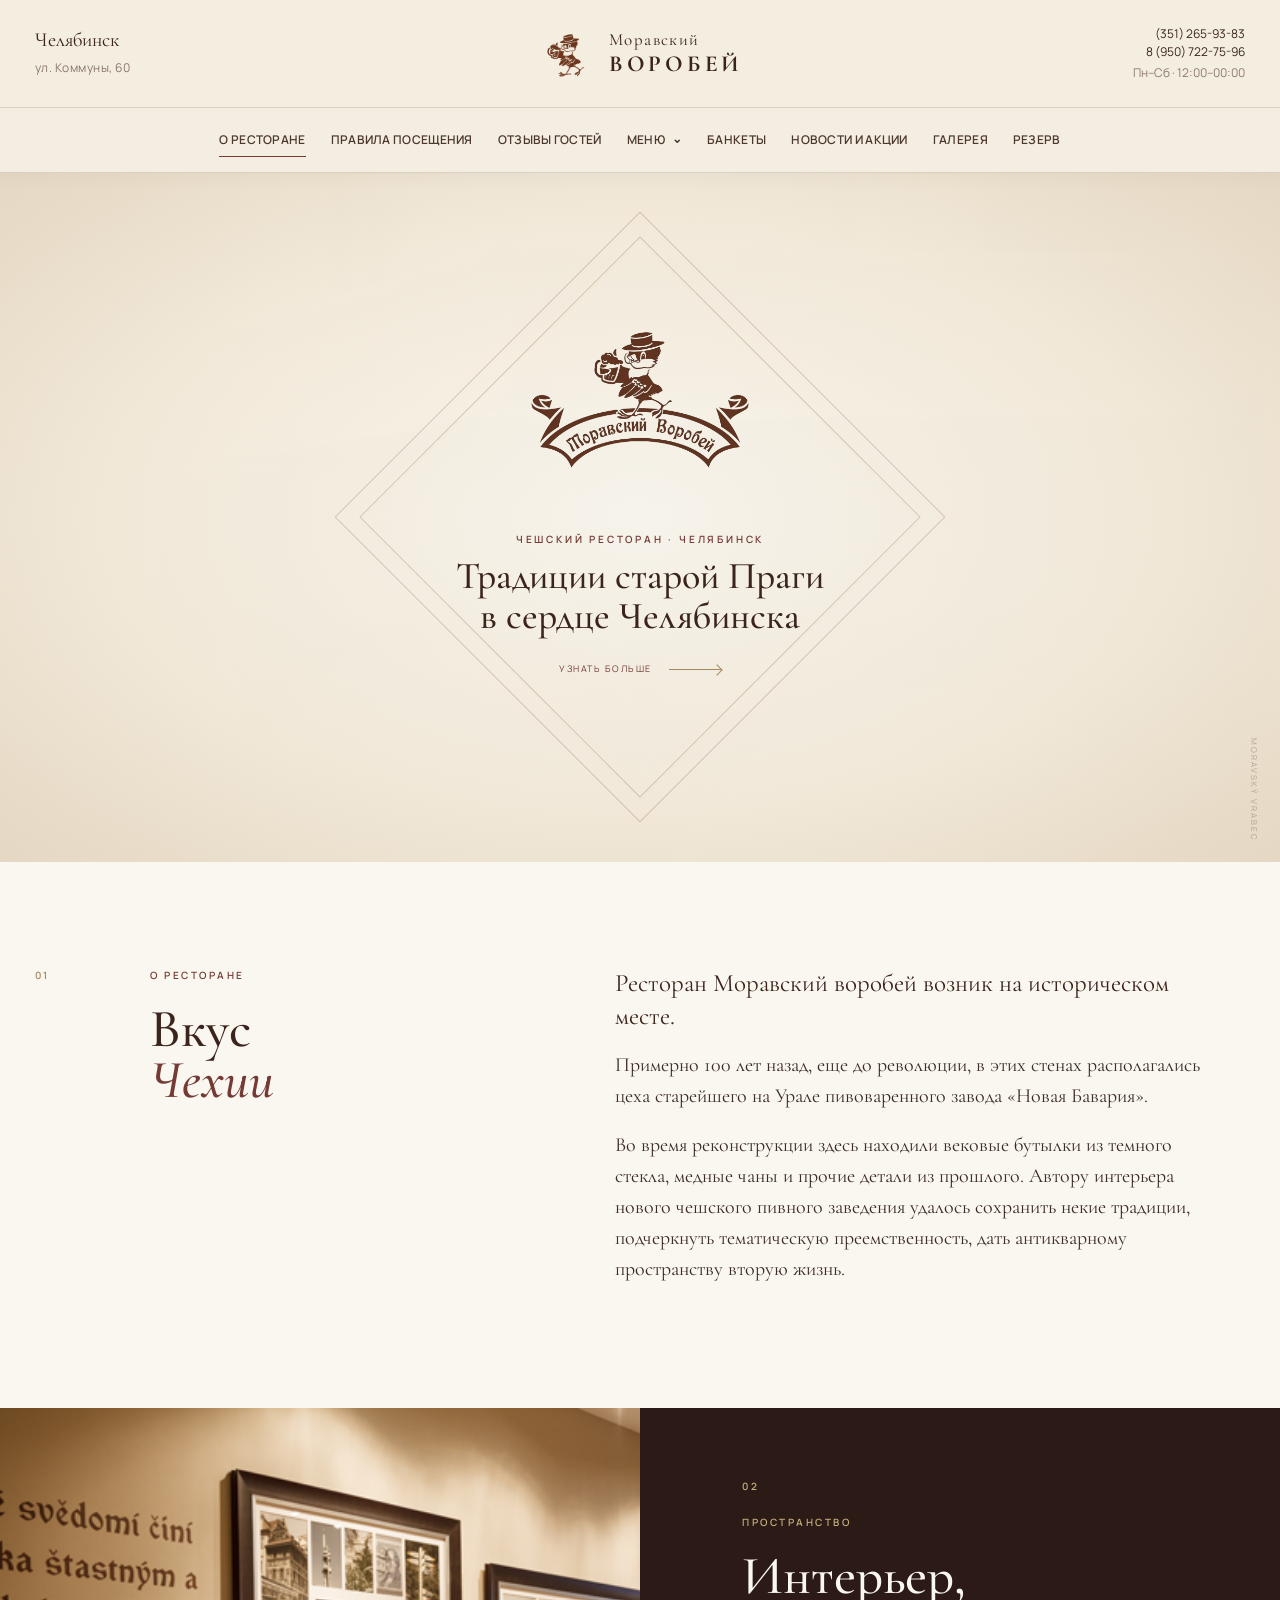
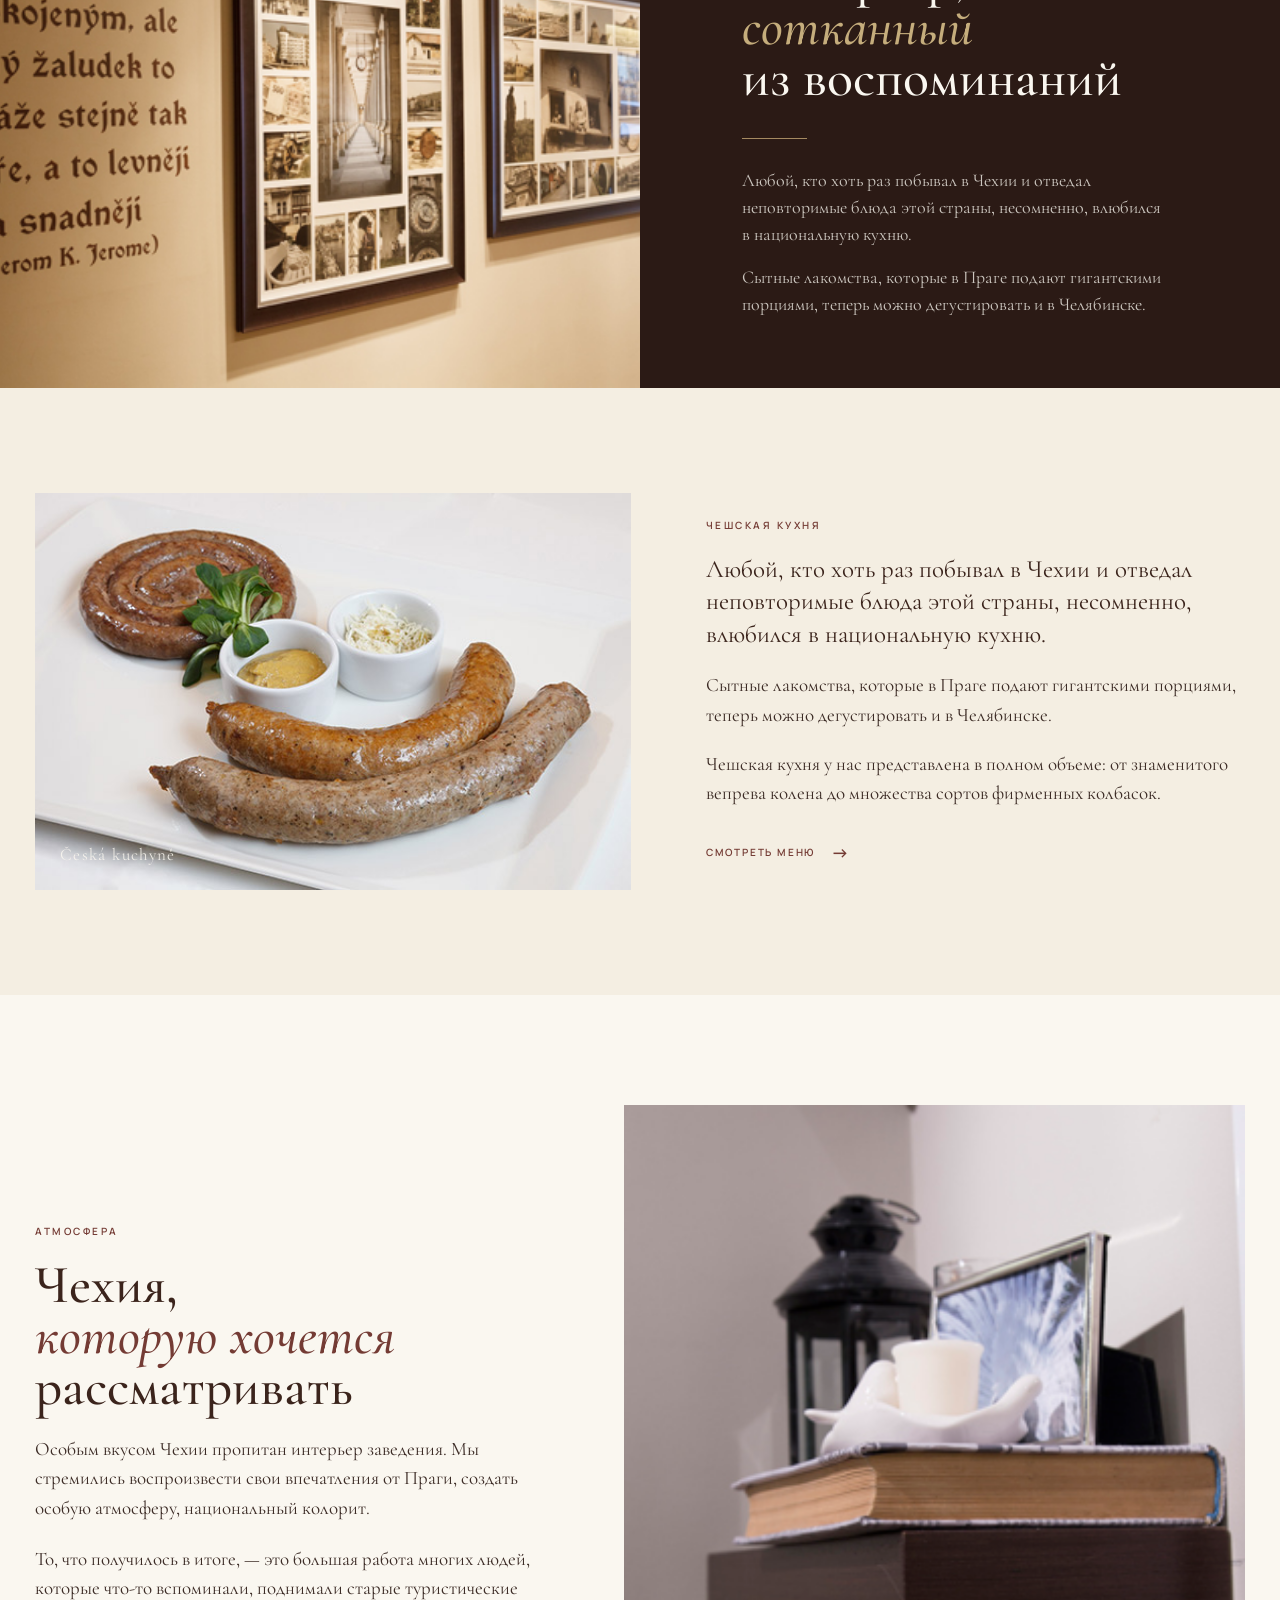
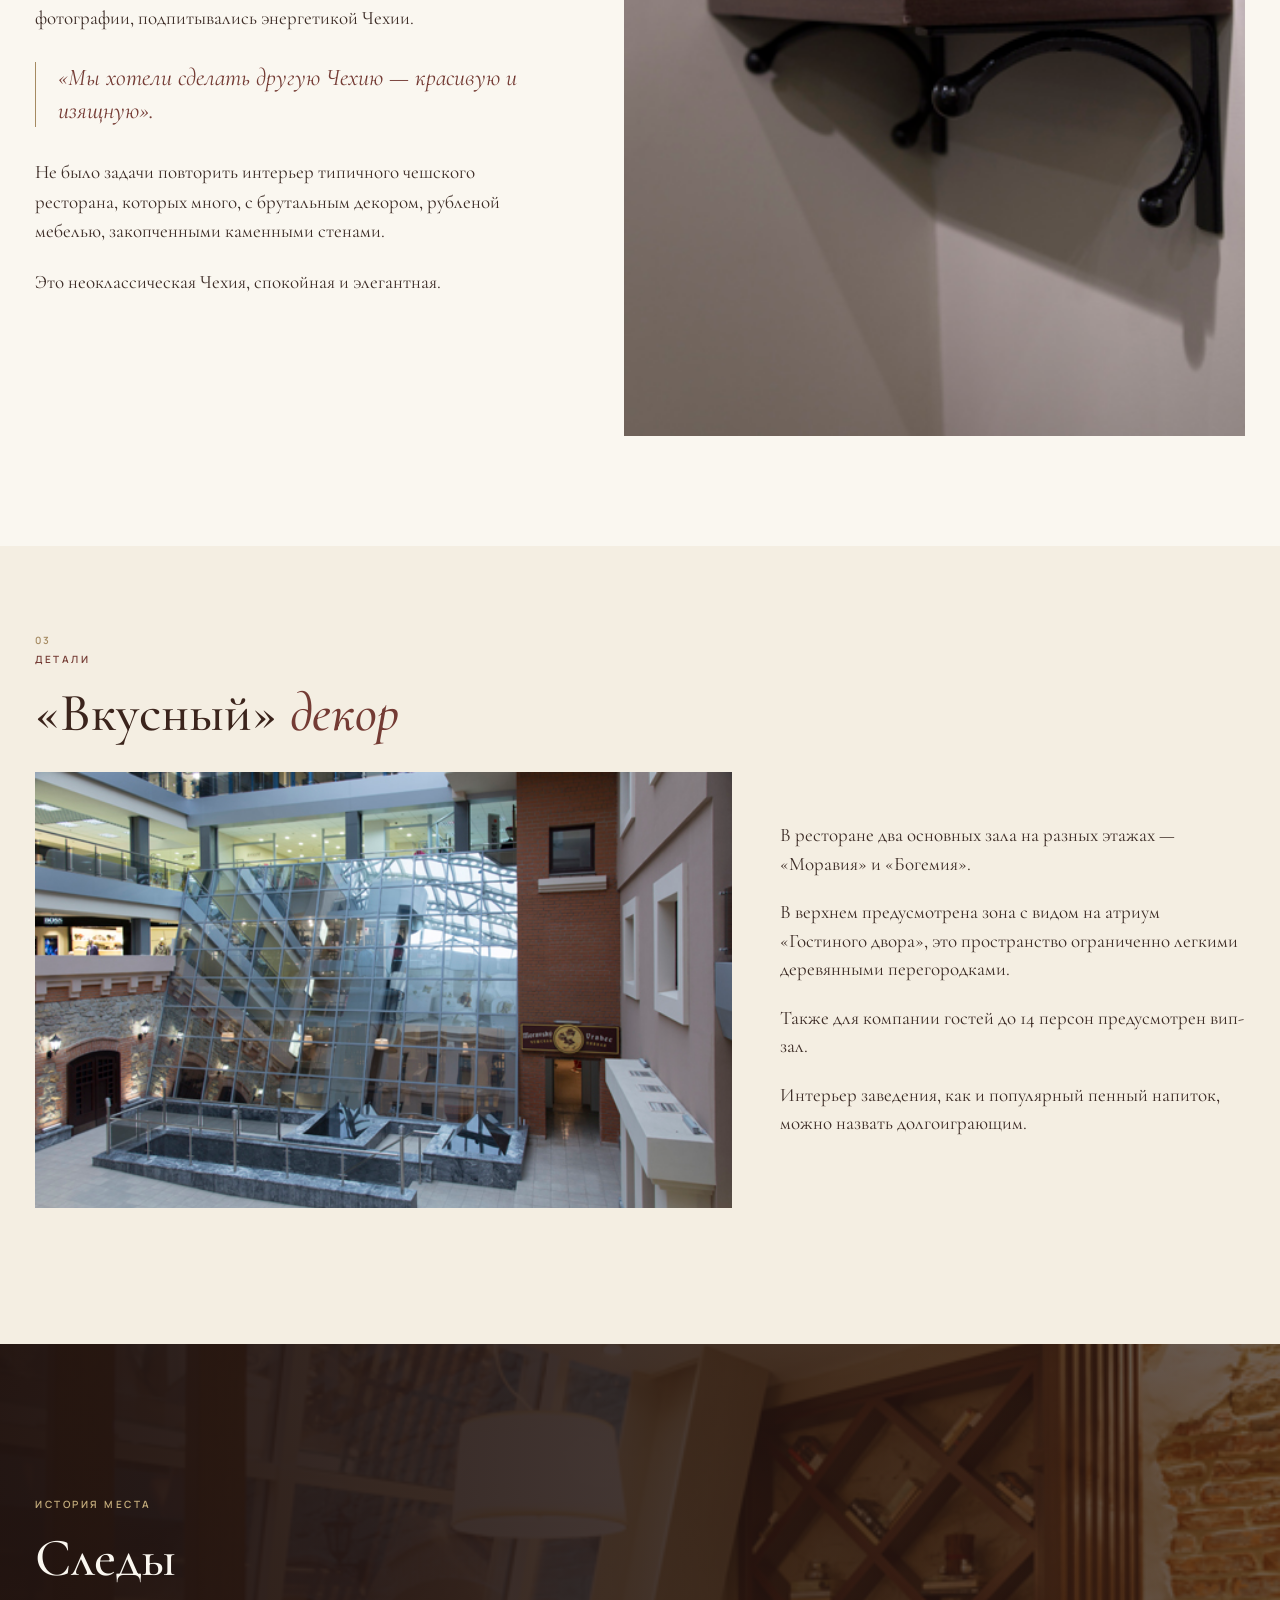
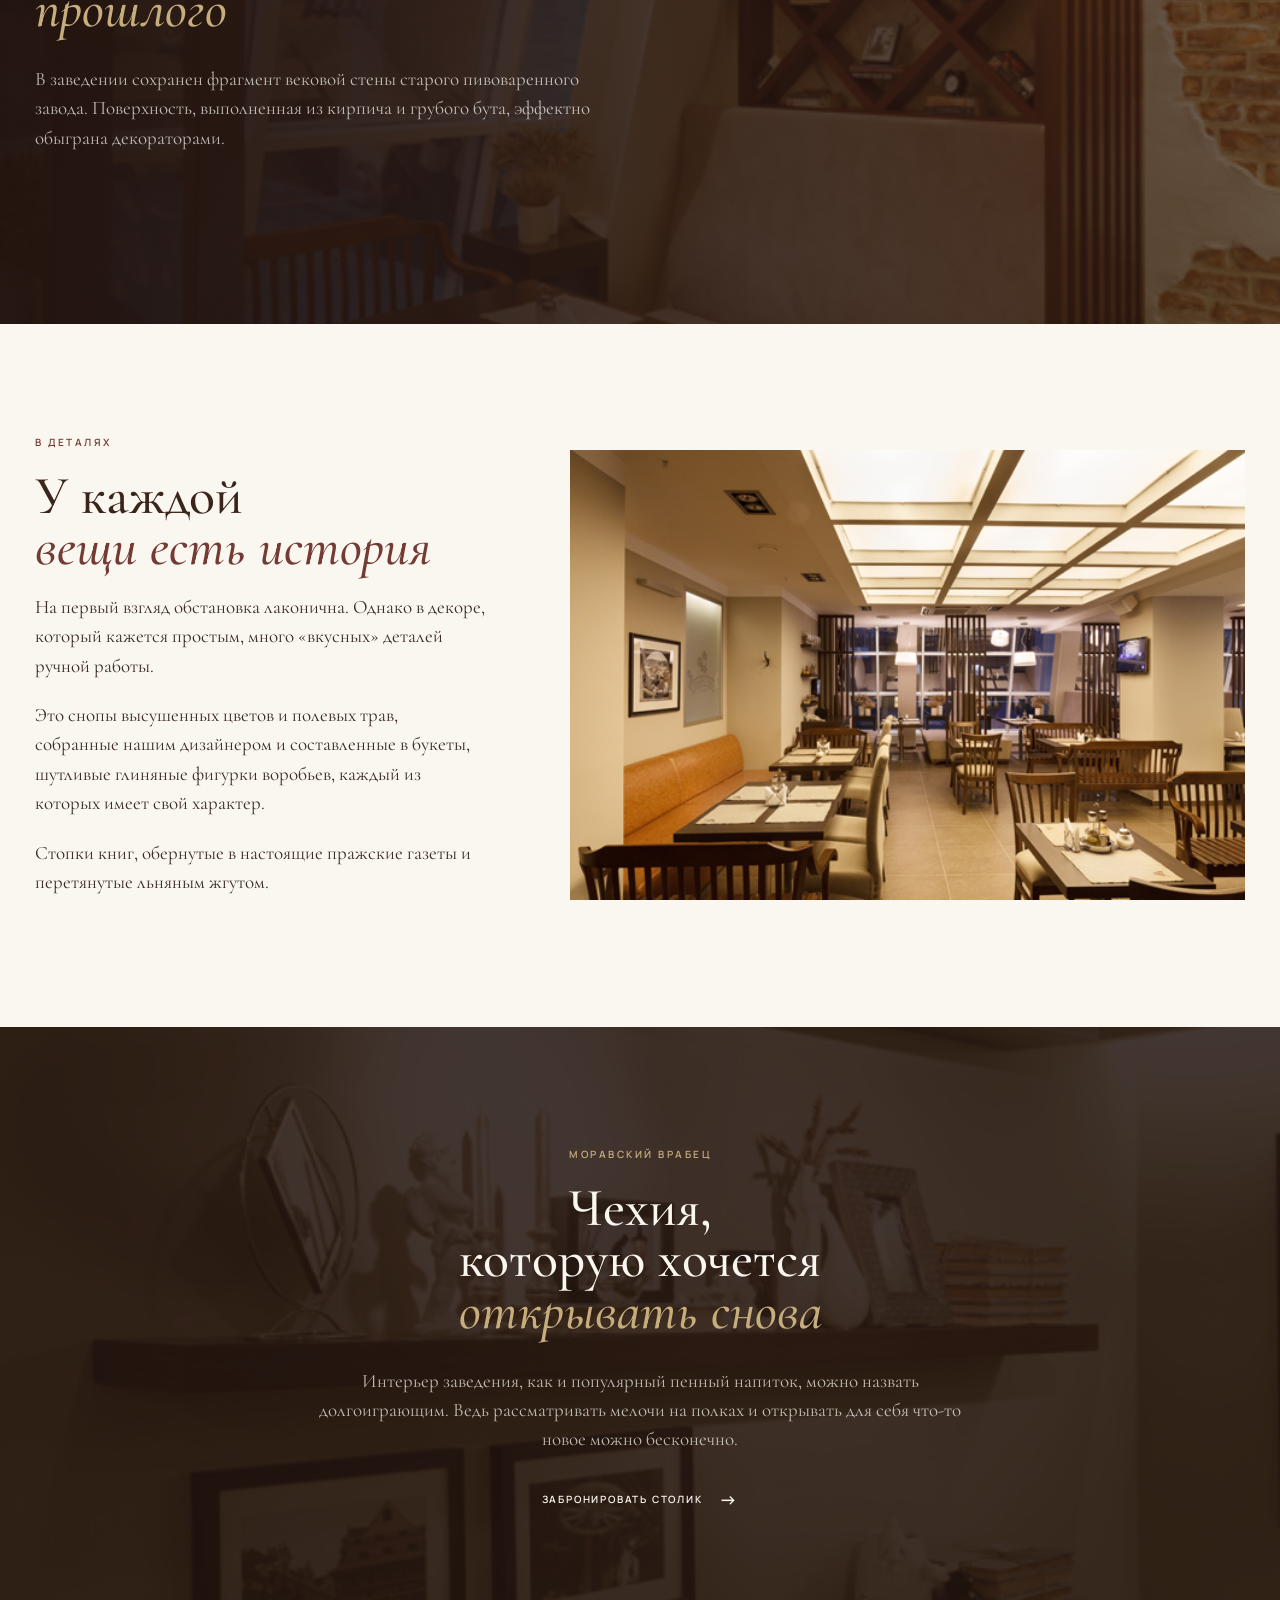
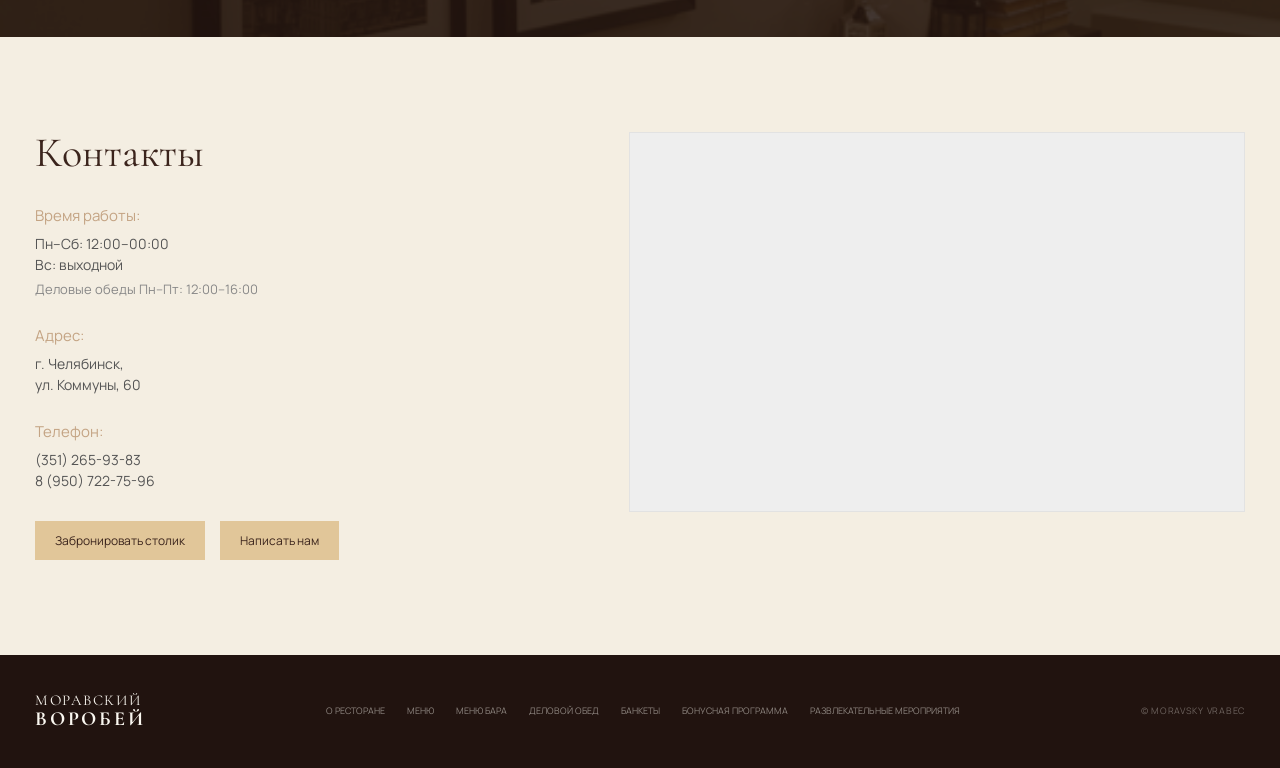
<file: index.html>
<!DOCTYPE html>
<html lang="ru">
<head>
    <meta charset="UTF-8">
    <meta name="viewport" content="width=device-width, initial-scale=1.0">

    <title>Моравский Воробей — чешский ресторан в Челябинске</title>

    <meta
        name="description"
        content="Моравский воробей — чешский пивной ресторан в Челябинске. Вкус Чехии, традиционная кухня и атмосфера старой Праги."
    >

    <link rel="preconnect" href="https://fonts.googleapis.com">
    <link rel="preconnect" href="https://fonts.gstatic.com" crossorigin>

    <link
        href="https://fonts.googleapis.com/css2?family=Cormorant+Garamond:wght@400;500;600;700&family=Manrope:wght@400;500;600;700&display=swap"
        rel="stylesheet"
    >

    <link rel="stylesheet" href="style.css">
</head>

<body>

<!-- =====================================================
     HEADER
===================================================== -->

<header class="header" id="header">

    <div class="header__top">

        <div class="container header__top-inner">

            <div class="location">
                <span class="location__label">Челябинск</span>
                <span class="location__address">ул. Коммуны, 60</span>
            </div>

        <a class="logo" href="#top" aria-label="Моравский Врабец">
            <img
            class="logo__image"
            src="images/headerlogo.png"
            alt="Моравский Воробей"
             >

            <span class="logo__text">
            <span>Моравский</span>
            <strong>ВОРОБЕЙ</strong>
            </span>
            </a>

            <div class="header__contacts">

                <a href="tel:+73512659383">
                    (351) 265-93-83
                </a>

                <a href="tel:+79507227596">
                    8 (950) 722-75-96
                </a>

                <span class="working-hours">
                    Пн–Сб · 12:00–00:00
                </span>

            </div>

            <button
                class="menu-button"
                id="menuButton"
                aria-label="Открыть меню"
                aria-expanded="false"
            >
                <span></span>
                <span></span>
            </button>

        </div>

    </div>


    <!-- NAVIGATION -->

    <nav class="nav" id="mainNav">

                <div class="container nav__inner">

            <div class="nav__group">

                <a href="#restaurant" class="nav__link nav__link--active">
                    О ресторане
                </a>

                <a href="#" class="nav__link">
                    Правила посещения
                </a>

                <a href="#" class="nav__link">
                    Отзывы гостей
                </a>

            </div>


            <div class="nav__group nav__group--menu">

                <button class="nav__link nav__dropdown">
                    Меню
                    <span>⌄</span>
                </button>

                                <div class="dropdown">

                    <!-- Блюда -->
                    <div class="dropdown__sub">
                        <a href="#" class="dropdown__sub-toggle">
                            Блюда
                            <span>›</span>
                        </a>
                        <div class="dropdown__sub-list">
                            <a href="#">Для начала</a>
                            <a href="#">Колбаски</a>
                            <a href="#">Закуски к пиву</a>
                            <a href="#">Салаты</a>
                            <a href="#">Супы</a>
                            <a href="#">Блюда из рыбы</a>
                            <a href="#">Блюда из птицы</a>
                            <a href="#">Блюда из свинины</a>
                            <a href="#">Гарниры</a>
                            <a href="#">Блюда из говядины</a>
                            <a href="#">Десерты</a>
                            <a href="#">Детское меню</a>
                            <a href="#">Осеннее меню</a>
                        </div>
                    </div>

                    <a href="#">Фуршетное меню</a>
                    <a href="#">Банкетное меню</a>

                    <!-- Меню бара -->
                    <div class="dropdown__sub">
                        <a href="#" class="dropdown__sub-toggle">
                            Меню бара
                            <span>›</span>
                        </a>
                        <div class="dropdown__sub-list">
                            <a href="#">Пиво разливное</a>
                            <a href="#">Пиво бутылочное</a>
                            <a href="#">Вино</a>
                            <a href="#">Специальные настойки к пиву</a>
                            <a href="#">Коньяк и фруктово-ягодные бренди</a>
                            <a href="#">Виски и бренди</a>
                            <a href="#">Водка</a>
                            <a href="#">Ром, Текила, Самбука</a>
                            <a href="#">Вермуты, ликеры и настойки</a>
                            <a href="#">Алкогольные коктейли</a>
                            <a href="#">Безалкогольные напитки</a>
                        </div>
                    </div>

                    <!-- Деловой обед -->
                    <div class="dropdown__sub">
                        <a href="#" class="dropdown__sub-toggle">
                            Деловой обед
                            <span>›</span>
                        </a>
                        <div class="dropdown__sub-list">
                            <a href="#">Понедельник</a>
                            <a href="#">Вторник</a>
                            <a href="#">Среда</a>
                            <a href="#">Четверг</a>
                            <a href="#">Пятница</a>
                        </div>
                    </div>

                </div>

            </div>


            <div class="nav__group">

                <a href="#" class="nav__link">
                    Банкеты
                </a>

                <a href="#" class="nav__link">
                    Новости и акции
                </a>

                <a href="#gallery" class="nav__link">
                    Галерея
                </a>
                <a href="#reserve" class="nav__link">
                    Резерв
                </a>

            </div>

        </div>

    </nav>

</header>



<main id="top">

<!-- =====================================================
     HERO
===================================================== -->

<section class="hero">

    <div class="hero__image">

        <!--
            Замените на фотографию ресторана.
            Например:
            images/hero.jpg
        -->

        <img
            src="images/hero.png"
            alt="Интерьер ресторана Моравский Врабец"
        >

    </div>


    <div class="hero__overlay"></div>


    <div class="container hero__content">

        <div class="hero__content">

    <div class="hero__logo">
        <img
            src="images/logo.png"
            alt="Моравский Врабец"
        >
    </div>

    <div class="hero__eyebrow">
        Чешский ресторан · Челябинск
    </div>

    <p class="hero__subtitle">
        Традиции старой Праги<br>
        в сердце Челябинска
    </p>

    <a href="#restaurant" class="hero__scroll">
        <span>Узнать больше</span>
        <i></i>
    </a>

</div>
    </div>


    <div class="hero__caption">
        MORAVSKÝ VRABEC
    </div>

</section>



<!-- =====================================================
     INTRO
===================================================== -->

<section class="intro" id="restaurant">

    <div class="container intro__grid">

        <div class="section-number">
            01
        </div>


        <div class="intro__heading">

            <div class="eyebrow">
                О ресторане
            </div>

            <h2>
                Вкус<br>
                <span>Чехии</span>
            </h2>

        </div>


        <div class="intro__text">

            <p class="lead">
                Ресторан Моравский воробей возник
                на историческом месте.
            </p>

            <p>
                Примерно 100 лет назад, еще до революции,
                в этих стенах располагались цеха старейшего
                на Урале пивоваренного завода
                «Новая Бавария».
            </p>

            <p>
                Во время реконструкции здесь находили
                вековые бутылки из темного стекла,
                медные чаны и прочие детали из прошлого.
                Автору интерьера нового чешского пивного
                заведения удалось сохранить некие традиции,
                подчеркнуть тематическую преемственность,
                дать антикварному пространству вторую жизнь.
            </p>

        </div>

    </div>

</section>



<!-- =====================================================
     IMAGE / MEMORY
===================================================== -->

<section class="memory">

    <div class="memory__image">

        <img
            src="images/photo-wall2.jpg"
            alt="Интерьер ресторана"
            loading="lazy"
        >

    </div>


    <div class="memory__content">

        <span class="section-number">
            02
        </span>

        <div class="eyebrow">
            Пространство
        </div>

        <h2>
            Интерьер,<br>
            <em>сотканный</em><br>
            из воспоминаний
        </h2>

        <div class="decorative-line"></div>

        <div class="memory__text">
            <p>
                Любой, кто хоть раз побывал в Чехии
                и отведал неповторимые блюда этой страны,
                несомненно, влюбился в национальную кухню.
            </p>
            <p>
                Сытные лакомства, которые в Праге подают
                гигантскими порциями, теперь можно
                дегустировать и в Челябинске.
            </p>
        </div>

    </div>

</section>


<!-- =====================================================
     CUISINE
===================================================== -->

<section class="cuisine">

    <div class="container cuisine__grid">

        <div class="cuisine__image">

            <img
                src="images/kolbaski.jpg"
                alt="Чешская кухня"
                loading="lazy"
            >

            <div class="image-label">
                Česká kuchyně
            </div>

        </div>


        <div class="cuisine__content">

            <div class="eyebrow">
                Чешская кухня
            </div>

            <p class="cuisine__lead">
                Любой, кто хоть раз побывал в Чехии
                и отведал неповторимые блюда этой страны,
                несомненно, влюбился в национальную кухню.
            </p>

            <p>
                Сытные лакомства, которые в Праге подают
                гигантскими порциями, теперь можно
                дегустировать и в Челябинске.
            </p>

            <p>
                Чешская кухня у нас представлена
                в полном объеме: от знаменитого
                вепрева колена до множества сортов
                фирменных колбасок.
            </p>

            <a href="#" class="text-link">
                Смотреть меню
                <span>→</span>
            </a>

        </div>

    </div>

</section>



<!-- =====================================================
     INTERIOR STORY
===================================================== -->

<section class="story">

    <div class="container story__grid">

        <div class="story__text">

            <div class="eyebrow">
                Атмосфера
            </div>

            <h2>
                Чехия,<br>
                <em>которую хочется</em><br>
                рассматривать
            </h2>

            <p>
                Особым вкусом Чехии пропитан интерьер
                заведения. Мы стремились воспроизвести
                свои впечатления от Праги, создать особую
                атмосферу, национальный колорит.
            </p>

            <p>
                То, что получилось в итоге, — это большая
                работа многих людей, которые что-то
                вспоминали, поднимали старые туристические
                фотографии, подпитывались энергетикой Чехии.
            </p>

            <blockquote>
                «Мы хотели сделать другую Чехию —
                красивую и изящную».
            </blockquote>

            <p>
                Не было задачи повторить интерьер типичного
                чешского ресторана, которых много,
                с брутальным декором, рубленой мебелью,
                закопченными каменными стенами.
            </p>

            <p>
                Это неоклассическая Чехия,
                спокойная и элегантная.
            </p>

        </div>


        <div class="story__gallery">

            <figure class="gallery-image gallery-image--large">
                <img
                    src="images/hero.png"
                    alt="Интерьер Моравского Врабца"
                    loading="lazy"
                >
            </figure>

            

        </div>

    </div>

</section>



<!-- =====================================================
     DECOR
===================================================== -->

<section class="decor">

    <div class="container">

        <div class="decor__header">

            <div>
                <span class="section-number">03</span>

                <div class="eyebrow">
                    Детали
                </div>

                <h2>
                    «Вкусный» <em>декор</em>
                </h2>
            </div>

        </div>


        <div class="decor__grid">

            <figure class="decor__main">

                <img
                    src="images/dekor2.jpg"
                    alt="Зал ресторана"
                    loading="lazy"
                >

            </figure>


            <div class="decor__copy">

                <p>
                    В ресторане два основных зала
                    на разных этажах — «Моравия»
                    и «Богемия».
                </p>

                <p>
                    В верхнем предусмотрена зона с видом
                    на атриум «Гостиного двора», это
                    пространство ограниченно легкими
                    деревянными перегородками.
                </p>

                <p>
                    Также для компании гостей до 14 персон
                    предусмотрен вип-зал.
                </p>

                <p>
                    Интерьер заведения, как и популярный
                    пенный напиток, можно назвать долгоиграющим.
                </p>

            </div>


            <figure class="decor__secondary">

                <img
                    src="images/photo-wall3.jpg"
                    alt="Детали декора ресторана"
                    loading="lazy"
                >

            </figure>

        </div>

    </div>

</section>



<!-- =====================================================
     HERITAGE
===================================================== -->

<section class="heritage">

    <div class="heritage__image">

        <img
            src="images/stena.jpg"
            alt="Старинная кирпичная стена"
            loading="lazy"
        >

    </div>


    <div class="heritage__content">

        <div class="eyebrow">
            История места
        </div>

        <h2>
            Следы<br>
            <em>прошлого</em>
        </h2>

        <p>
            В заведении сохранен фрагмент вековой стены
            старого пивоваренного завода.
            Поверхность, выполненная из кирпича
            и грубого бута, эффектно обыграна декораторами.
        </p>

    </div>

</section>



<!-- =====================================================
     DETAILS
===================================================== -->

<section class="details">

    <div class="container details__grid">

        <div class="details__text">

            <div class="eyebrow">
                В деталях
            </div>

            <h2>
                У каждой<br>
                <em>вещи есть история</em>
            </h2>

            <p>
                На первый взгляд обстановка лаконична.
                Однако в декоре, который кажется простым,
                много «вкусных» деталей ручной работы.
            </p>

            <p>
                Это снопы высушенных цветов и полевых трав,
                собранные нашим дизайнером и составленные
                в букеты, шутливые глиняные фигурки воробьев,
                каждый из которых имеет свой характер.
            </p>

            <p>
                Стопки книг, обернутые в настоящие
                пражские газеты и перетянутые льняным жгутом.
            </p>

        </div>


        <div class="details__gallery">

            <img
                src="images/zal.jpg"
                alt="Детали интерьера"
                loading="lazy"
            >

            
        </div>

    </div>

</section>



<!-- =====================================================
     FINAL
===================================================== -->

<section class="final-story" id="reserve">
    <div class="final-story__background">
        <img src="images/photo-wall.jpg" alt="Моравский Врабец" loading="lazy">
    </div>

    <div class="final-story__overlay"></div>

    <div class="container final-story__content">

        <div class="eyebrow">
            Моравский Врабец
        </div>

        <h2>
            Чехия,<br>
            которую хочется<br>
            <em>открывать снова</em>
        </h2>

        <p>
            Интерьер заведения, как и популярный
            пенный напиток, можно назвать долгоиграющим.
            Ведь рассматривать мелочи на полках
            и открывать для себя что-то новое
            можно бесконечно.
        </p>

        <!-- НОВАЯ КНОПКА -->
        <button class="final-story__btn text-link" id="toggleReserveBtn" type="button">
            Забронировать столик
            <span>→</span>
        </button>

        <!-- НОВЫЙ БЛОК С ФОРМОЙ -->
        <div class="reserve-form-wrapper" id="reserveFormWrapper">
            <div class="reserve-form-inner">
                <!-- Сюда вставлен контент с вашей картинки -->
                <h3 class="reserve-title">Резерв</h3>
                <p>Заявки на резерв мы принимаем:</p>
                <p>по телефону +7 (950) 722-75-96,</p>
                <p>(351) 265-93-83,</p>
                <p>либо предлагаем заполнить специальную форму бронирования.</p>
                
                <h4 class="reserve-subtitle">Форма бронирования</h4>
                

                <form class="reserve-form" action="#" method="POST">
                    

                    <input type="text" class="reserve-input" placeholder="Число гостей (обязательно)" required>

                    <div class="reserve-row">
                        <input type="text" class="reserve-input" placeholder="Ваше Имя (обязательно)" required>
                        <input type="text" class="reserve-input" placeholder="Ваша Фамилия (обязательно)" required>
                    </div>

                    <input type="tel" class="reserve-input" placeholder="Телефон (обязательно)" required>
                    <input type="email" class="reserve-input" placeholder="Почта (обязательно)" required>
                    <textarea class="reserve-input reserve-textarea" placeholder="Комментарий к бронированию"></textarea>

                    <label class="reserve-checkbox">
                        <input type="checkbox" name="news">
                        <span>Хочу получать новости</span>
                    </label>
                    
                    <label class="reserve-checkbox">
                        <input type="checkbox" name="privacy" required>
                        <span>Принимаю политику конфиденциальности (обязательно)</span>
                    </label>

                    <button type="submit" class="reserve-submit">Отправить</button>
                </form>
            </div>
        </div>

    </div>
</section>



<!-- =====================================================
     CONTACTS
===================================================== -->

<section class="contacts" id="contacts">
    <div class="container contacts__grid-new">
        
        <!-- ЛЕВАЯ КОЛОНКА (ТЕКСТ) -->
        <div class="contacts__info-new">
            <h2 class="contacts__main-title">
                Контакты
            </h2>

            <div class="contact-block">
                <h4>Время работы:</h4>
                <p>Пн–Сб: 12:00–00:00<br>
                Вс: выходной</p>
                <p class="contact-note">Деловые обеды Пн–Пт: 12:00–16:00</p>
            </div>

            <div class="contact-block">
                <h4>Адрес:</h4>
                <p>г. Челябинск,<br>ул. Коммуны, 60</p>
            </div>

            <div class="contact-block">
                <h4>Телефон:</h4>
                <p><a href="tel:+73512659383">(351) 265-93-83</a><br>
                <a href="tel:+79507227596">8 (950) 722-75-96</a></p>
            </div>

            <!-- Блок с кнопками (по аналогии с фото) -->
            <div class="contact-actions">
                <a href="#reserve" class="contact-btn">Забронировать столик</a>
                <a href="mailto:info@moravsky-vrabec.ru" class="contact-btn">Написать нам</a>
            </div>
        </div>

                <div class="contacts__map-side">
            <!-- Карта -->
            <div class="map-container">
                <iframe 
                    src="https://yandex.ru/map-widget/v1/?um=constructor%3Aa0e110ea09df2c31fb32439c18fa404b27fb4eb973b9c8c581aa4b8b8e67dca1&amp;source=constructor" 
                    width="100%" 
                    height="400" 
                    frameborder="0" 
                    allowfullscreen="true">
                </iframe>
            </div>
        </div>

    </div>
</section>

</main>



<!-- =====================================================
     FOOTER
===================================================== -->

<footer class="footer">

    <div class="container footer__inner">

        <div class="footer__logo">
            

            <span>
                МОРАВСКИЙ<br>
                <strong>ВОРОБЕЙ</strong>
            </span>
        </div>


        <div class="footer__links">

            <a href="#restaurant">О ресторане</a>
            <a href="#">Меню</a>
            <a href="#">Меню бара</a>
            <a href="#">Деловой обед</a>
            <a href="#">Банкеты</a>
            <a href="#">Бонусная программа</a>
            <a href="#">Развлекательные мероприятия</a>

        </div>


        <div class="footer__copyright">
            © MORAVSKY VRABEC
        </div>

    </div>

</footer>


<script src="script.js"></script>

</body>
</html>
</file>
<file: style.css>
/* =========================================================
   МОРАВСКИЙ ВРАБЕЦ
   Стилизация существующего index.html
========================================================= */

:root {
    --cream: #f4eee2;
    --cream-light: #faf7f0;
    --cream-dark: #e8ddca;

    --brown: #3b241c;
    --brown-dark: #2b1a15;
    --brown-deep: #21130f;

    --burgundy: #743b34;
    --burgundy-dark: #5b2b26;

    --gold: #a58a61;
    --gold-light: #c5ad7c;

    --text: #3b241c;
    --text-light: rgba(59, 36, 28, .80);

    --line: rgba(74, 44, 33, .16);

    --container: 1240px;

    --header-height: 172px;
}


/* =========================================================
   RESET
========================================================= */

* {
    box-sizing: border-box;
}

html {
    scroll-behavior: smooth;
}

html,
body {
    margin: 0;
    padding: 0;
}

body {
    background: var(--cream);
    color: var(--text);

    font-family: "Manrope", Arial, sans-serif;
    font-size: 14px;
    line-height: 1.6;

    overflow-x: hidden;
}

img {
    display: block;
    max-width: 100%;
}

a {
    color: inherit;
    text-decoration: none;
}

button {
    font: inherit;
}

h1,
h2,
h3,
p {
    margin-top: 0;
}

h2 {
    margin-bottom: 0;

    font-family: "Cormorant Garamond", Georgia, serif;
    font-size: clamp(42px, 4.2vw, 68px);
    font-weight: 500;
    line-height: .95;
}

h2 em {
    color: var(--burgundy);
    font-style: italic;
    font-weight: 500;
}

.container {
    width: min(
        calc(100% - 70px),
        var(--container)
    );

    margin: 0 auto;
}


/* =========================================================
   HEADER
========================================================= */

.header {
    position: fixed;

    top: 0;
    left: 0;
    right: 0;

    z-index: 1000;

    background: rgba(244, 238, 226, .97);

    border-bottom: 1px solid var(--line);

    box-shadow: 0 3px 20px rgba(43, 26, 21, .035);

    backdrop-filter: blur(10px);
}


/* =========================================================
   HEADER TOP
========================================================= */

.header__top {
    height: 108px;

    border-bottom: 1px solid var(--line);
}

.header__top-inner {
    height: 100%;

    display: grid;

    grid-template-columns: 1fr auto 1fr;

    align-items: center;
}


/* =========================================================
   LOCATION
========================================================= */

.location {
    display: flex;

    flex-direction: column;

    align-items: flex-start;
}

.location__label {
    color: var(--brown);

    font-family: "Cormorant Garamond", Georgia, serif;

    font-size: 20px;

    line-height: 1.05;
}

.location__address {
    margin-top: 7px;

    color: rgba(74, 44, 33, .62);

    font-size: 12px;

    letter-spacing: .04em;
}


/* =========================================================
   LOGO
========================================================= */

.logo {
    display: flex;

    align-items: center;
    justify-content: center;

    gap: 10px;

    height: 90px;

    transition: transform .3s ease;
}

.logo:hover {
    transform: translateY(-1px);
}

.logo__image {
    width: 62px;
    height: 62px;

    object-fit: contain;
}

.logo__text {
    display: flex;

    flex-direction: column;

    color: var(--brown);

    font-family: "Cormorant Garamond", Georgia, serif;

    line-height: 1;
}

.logo__text span {
    font-size: 17px;

    letter-spacing: .08em;
}

.logo__text strong {
    margin-top: 5px;

    font-size: 23px;

    letter-spacing: .16em;
}


/* =========================================================
   HEADER CONTACTS
========================================================= */

.header__contacts {
    display: flex;

    flex-direction: column;

    align-items: flex-end;

    color: var(--brown);

    font-size: 12px;

    line-height: 1.45;
}

.header__contacts a {
    transition: color .25s ease;
}

.header__contacts a:hover {
    color: var(--burgundy);
}

.working-hours {
    margin-top: 4px;

    color: rgba(74, 44, 33, .6);
}


/* =========================================================
   MOBILE BUTTON
========================================================= */

.menu-button {
    display: none;

    width: 40px;
    height: 40px;

    padding: 0;

    border: 0;

    background: transparent;
}

.menu-button span {
    display: block;

    width: 25px;
    height: 1px;

    margin: 6px auto;

    background: var(--brown);
}


/* =========================================================
   NAVIGATION
========================================================= */

.nav {
    height: 64px;

    background: rgba(244, 238, 226, .98);
}

.nav__inner {
    height: 100%;

    display: flex;

    align-items: center;
    justify-content: center;

    gap: 25px;
}

.nav__group {
    display: flex;

    align-items: center;

    gap: 25px;
}

.nav__link {
    position: relative;

    display: inline-flex;

    align-items: center;

    height: 64px;

    padding: 0;

    border: 0;

    background: transparent;

    color: rgba(74, 44, 33, .78);

    font-size: 10px;

    font-weight: 500;

    letter-spacing: .025em;

    text-transform: uppercase;

    white-space: nowrap;

    cursor: pointer;

    transition:
        color .25s ease;
}

.nav__link::after {
    position: absolute;

    left: 0;
    bottom: 15px;

    width: 0;
    height: 1px;

    background: var(--burgundy);

    content: "";

    transition: width .3s ease;
}

.nav__link:hover,
.nav__link--active {
    color: var(--burgundy);
}

.nav__link:hover::after,
.nav__link--active::after {
    width: 100%;
}


/* =========================================================
   DROPDOWN
========================================================= */

.nav__group--menu {
    position: relative;
}

.nav__dropdown {
    gap: 7px;
}

.nav__dropdown span {
    font-size: 12px;

    transform: translateY(-1px);
}

.dropdown {
    position: absolute;

    top: 58px;
    left: 50%;

    width: 245px;

    padding: 16px 20px;

    display: grid;

    grid-template-columns: 1fr;

    gap: 0;

    background: var(--cream-light);

    border: 1px solid var(--line);

    box-shadow:
        0 18px 40px rgba(43, 26, 21, .12);

    opacity: 0;

    visibility: hidden;

    transform:
        translate(-50%, 8px);

    transition:
        opacity .25s ease,
        visibility .25s ease,
        transform .25s ease;

    z-index: 20;
}

.nav__group--menu:hover .dropdown {
    opacity: 1;

    visibility: visible;

    transform:
        translate(-50%, 0);
}

.dropdown a {
    padding: 7px 0;

    color: rgba(74, 44, 33, .72);

    font-size: 10px;

    transition:
        color .2s ease,
        padding-left .2s ease;
}

.dropdown a:hover {
    padding-left: 5px;

    color: var(--burgundy);
}


/* =========================================================
   MAIN
========================================================= */

main {
    padding-top: var(--header-height);
}


/* =========================================================
   HERO
========================================================= */

.hero {
    position: relative;

    height: calc(100vh - var(--header-height));

    min-height: 520px;
    max-height: 690px;

    display: flex;

    align-items: center;
    justify-content: center;

    overflow: hidden;

    background:
        radial-gradient(
            circle at center,
            #faf7ef 0%,
            #f2e9d9 60%,
            #e5d8c3 100%
        );
}


/* =========================================================
   HERO BACKGROUND
========================================================= */

.hero__image {
    position: absolute;

    inset: 0;

    z-index: 0;

    overflow: hidden;
}

.hero__image img {
    width: 100%;
    height: 100%;

    object-fit: cover;

    opacity: .055;

    filter:
        sepia(.25)
        saturate(.55);

    transform: scale(1.04);
}

.hero__overlay {
    position: absolute;

    inset: 0;

    z-index: 1;

    background:
        radial-gradient(
            ellipse at center,
            rgba(250, 247, 239, .72) 0%,
            rgba(242, 233, 217, .88) 60%,
            rgba(229, 216, 195, .96) 100%
        );
}


/* =========================================================
   HERO DECORATION
========================================================= */

.hero::before {
    position: absolute;

    left: 50%;
    top: 50%;

    width: min(430px, 55vh);
    height: min(430px, 55vh);

    border: 1px solid rgba(116, 59, 52, .23);

    content: "";

    transform:
        translate(-50%, -50%)
        rotate(45deg);

    z-index: 2;
}

.hero::after {
    position: absolute;

    left: 50%;
    top: 50%;

    width: min(395px, 50vh);
    height: min(395px, 50vh);

    border: 1px solid rgba(165, 138, 97, .38);

    content: "";

    transform:
        translate(-50%, -50%)
        rotate(45deg);

    z-index: 2;
}


/* =========================================================
   HERO CONTENT
   В HTML два hero__content друг внутри друга.
========================================================= */

.hero > .hero__content {
    position: relative;

    z-index: 5;

    height: 100%;

    display: flex;

    align-items: center;
    justify-content: center;

    text-align: center;
}

.hero > .hero__content > .hero__content {
    position: relative;

    z-index: 5;

    width: 100%;

    display: flex;

    flex-direction: column;

    align-items: center;
    justify-content: center;

    padding: 30px 20px;
}


/* =========================================================
   HERO LOGO
========================================================= */

.hero__logo {
    position: relative;

    z-index: 6;

    width: 170px;
    height: 170px;

    display: flex;

    align-items: center;
    justify-content: center;

    margin-bottom: 19px;

    background: rgba(250, 247, 239, .78);

    border: 1px solid rgba(116, 59, 52, .18);

    border-radius: 50%;

    box-shadow:
        0 15px 40px rgba(74, 44, 33, .09);
}

.hero__logo::before {
    position: absolute;

    inset: 9px;

    border: 1px solid rgba(165, 138, 97, .48);

    border-radius: 50%;

    content: "";
}

.hero__logo img {
    position: relative;

    z-index: 2;

    width: 132px;
    height: 132px;

    object-fit: contain;
}


/* =========================================================
   HERO TEXT
========================================================= */

.hero__eyebrow {
    position: relative;

    z-index: 6;

    margin-bottom: 10px;

    color: var(--burgundy);

    font-size: 10px;
    font-weight: 600;

    letter-spacing: .28em;

    text-transform: uppercase;
}

.hero__subtitle {
    position: relative;

    z-index: 6;

    max-width: 650px;

    margin: 0;

    color: var(--brown);

    font-family: "Cormorant Garamond", Georgia, serif;

    font-size: clamp(28px, 3vw, 38px);

    font-weight: 500;

    line-height: 1.05;
}

.hero__scroll {
    position: relative;

    z-index: 6;

    display: flex;

    align-items: center;

    gap: 17px;

    margin-top: 25px;

    color: var(--burgundy);

    font-size: 9px;

    letter-spacing: .18em;

    text-transform: uppercase;
}

.hero__scroll i {
    position: relative;

    display: block;

    width: 52px;
    height: 1px;

    background: var(--gold);
}

.hero__scroll i::after {
    position: absolute;

    right: 0;
    top: -3px;

    width: 7px;
    height: 7px;

    border-top: 1px solid var(--gold);
    border-right: 1px solid var(--gold);

    content: "";

    transform: rotate(45deg);
}

.hero__caption {
    position: absolute;

    right: 20px;
    bottom: 20px;

    z-index: 6;

    color: rgba(74, 44, 33, .32);

    font-size: 8px;

    letter-spacing: .25em;

    writing-mode: vertical-rl;
}


/* =========================================================
   EYEBROW / SECTION NUMBER
========================================================= */

.eyebrow {
    margin-bottom: 20px;

    color: var(--burgundy);

    font-size: 10px;

    font-weight: 600;

    letter-spacing: .25em;

    text-transform: uppercase;
}

.section-number {
    color: var(--gold);

    font-size: 10px;
    font-weight: 600;

    letter-spacing: .22em;
}


/* =========================================================
   INTRO
========================================================= */

.intro {
    padding: 105px 0;

    background: var(--cream-light);
}

.intro__grid {
    display: grid;

    grid-template-columns:
        70px
        .8fr
        1.2fr;

    gap: 45px;

    align-items: start;
}

.intro__heading h2 {
    color: var(--brown);
}

.intro__heading h2 span {
    color: var(--burgundy);

    font-style: italic;
}

.intro__text {
    max-width: 610px;

    color: var(--text-light);

    font-family: "Cormorant Garamond", Georgia, serif;

    font-size: 19px;

    line-height: 1.55;
}

.intro__text p {
    margin-bottom: 18px;
}

.intro__text .lead {
    color: var(--brown);

    font-size: 24px;

    line-height: 1.3;
}


/* =========================================================
   MEMORY
========================================================= */

.memory {
    display: grid;

    grid-template-columns: 1fr 1fr;

    min-height: 570px;

    background: var(--brown-dark);

    color: var(--cream-light);
}

.memory__image {
    min-height: 570px;

    overflow: hidden;
}

.memory__image img {
    width: 100%;
    height: 100%;

    object-fit: cover;

    transition: transform .8s ease;
}

.memory__image:hover img {
    transform: scale(1.025);
}

.memory__content {
    display: flex;

    flex-direction: column;

    justify-content: center;

    padding: 70px 8vw;
}

.memory__content .section-number {
    margin-bottom: 20px;

    color: var(--gold-light);
}

.memory__content .eyebrow {
    color: var(--gold-light);
}

.memory__content h2 {
    color: var(--cream-light);
}

.memory__content h2 em {
    color: var(--gold-light);
}

.memory__text {
    margin-top: 28px;
    max-width: 420px;
}

.memory__text p {
    margin: 0 0 16px;
    color: rgba(250, 247, 240, 0.78);
    font-family: "Cormorant Garamond", Georgia, serif;
    font-size: 18px;
    line-height: 1.5;
}

.memory__text p:last-child {
    margin-bottom: 0;
}

@media (max-width: 800px) {
    .memory__text {
        max-width: 100%;
        margin-top: 24px;
    }

    .memory__text p {
        font-size: 17px;
    }
}

.decorative-line {
    width: 65px;
    height: 1px;

    margin-top: 35px;

    background: var(--gold);
}


/* =========================================================
   CUISINE
========================================================= */

.cuisine {
    padding: 105px 0;

    background: var(--cream);
}

.cuisine__grid {
    display: grid;

    grid-template-columns:
        1.05fr
        .95fr;

    gap: 75px;

    align-items: center;
}

.cuisine__image {
    position: relative;
    aspect-ratio: 4 / 3;
    min-height: 0;
    overflow: hidden;
}

.cuisine__image img {
    width: 100%;
    height: 100%;

    object-fit: cover;

    transition: transform .8s ease;
}

.cuisine__image:hover img {
    transform: scale(1.025);
}

.image-label {
    position: absolute;

    left: 25px;
    bottom: 22px;

    color: rgba(250, 247, 240, .85);

    font-family: "Cormorant Garamond", Georgia, serif;

    font-size: 17px;

    letter-spacing: .08em;
}

.cuisine__content {
    max-width: 550px;
}

.cuisine__content .eyebrow {
    margin-bottom: 20px;
}

.cuisine__content p {
    margin-bottom: 20px;

    color: var(--text-light);

    font-family: "Cormorant Garamond", Georgia, serif;

    font-size: 18px;

    line-height: 1.55;
}

.cuisine__lead {
    color: var(--brown) !important;

    font-size: 25px !important;

    line-height: 1.3 !important;
}

.text-link {
    display: inline-flex;

    align-items: center;

    gap: 16px;

    margin-top: 10px;

    color: var(--burgundy);

    font-size: 10px;

    font-weight: 600;

    letter-spacing: .18em;

    text-transform: uppercase;
}

.text-link span {
    font-size: 18px;

    transition: transform .25s ease;
}

.text-link:hover span {
    transform: translateX(5px);
}


/* =========================================================
   STORY
========================================================= */

.story {
    padding: 110px 0;

    background: var(--cream-light);
}

.story__grid {
    display: grid;

    grid-template-columns:
        .9fr
        1.1fr;

    gap: 80px;

    align-items: center;
}

.story__text {
    max-width: 570px;
}

.story__text p {
    margin: 22px 0;

    color: var(--text-light);

    font-family: "Cormorant Garamond", Georgia, serif;

    font-size: 18px;

    line-height: 1.55;
}

.story__text blockquote {
    margin: 30px 0;

    padding-left: 22px;

    border-left: 1px solid var(--gold);

    color: var(--burgundy);

    font-family: "Cormorant Garamond", Georgia, serif;

    font-size: 24px;

    font-style: italic;

    line-height: 1.35;
}

.story__gallery {
    position: relative;
    aspect-ratio: 1.08 / 1;
    height: auto;
    min-height: 0;
}

.gallery-image {
    margin: 0;

    overflow: hidden;
}

.gallery-image img {
    width: 100%;
    height: 100%;

    object-fit: cover;
}

.gallery-image--large {
    position: absolute;
    top: 0;
    right: 0;
    width: 78%;
    height: 82%;
}

.gallery-image--small {
    position: absolute;
    left: 0;
    bottom: 0;
    width: 45%;
    height: 43%;
    border: 10px solid var(--cream-light);
}


/* =========================================================
   DECOR
========================================================= */

.decor {
    padding: 110px 0;

    background: var(--brown);

    color: var(--cream-light);
}

.decor__header {
    display: grid;

    grid-template-columns:
        1fr
        .7fr;

    gap: 70px;

    align-items: end;

    margin-bottom: 60px;
}

.decor__header h2 {
    color: var(--cream-light);
}

.decor__header h2 em {
    color: var(--gold-light);
}

.decor__header > p {
    margin: 0;

    color: rgba(250, 247, 240, .65);

    font-family: "Cormorant Garamond", Georgia, serif;

    font-size: 19px;

    line-height: 1.55;
}

.decor__grid {
    display: grid;

    grid-template-columns:
        1.35fr
        .75fr;

    grid-template-rows:
        auto auto;

    gap: 25px;
}

.decor__main {
    grid-row: 1 / span 2;
    margin: 0;
    min-height: 0;
    aspect-ratio: 1.12 / 1;
    overflow: hidden;
}

.decor__main img {
    width: 100%;
    height: 100%;

    object-fit: cover;
}

.decor__copy {
    padding: 20px 10px;
}

.decor__copy p {
    margin-bottom: 20px;

    color: rgba(250, 247, 240, .68);

    font-family: "Cormorant Garamond", Georgia, serif;

    font-size: 18px;

    line-height: 1.5;
}

.decor__secondary {
    margin: 0;
    height: auto;
    aspect-ratio: 4 / 3;
    overflow: hidden;
}

.decor__secondary img {
    width: 100%;
    height: 100%;

    object-fit: cover;
}


/* =========================================================
   HERITAGE
========================================================= */

.heritage {
    position: relative;

    min-height: 580px;

    display: flex;

    align-items: center;

    overflow: hidden;

    background: var(--brown-dark);

    color: var(--cream-light);
}

.heritage__image {
    position: absolute;

    inset: 0;

    margin: 0;
}

.heritage__image img {
    width: 100%;
    height: 100%;

    object-fit: cover;

    opacity: .42;
}

.heritage::after {
    position: absolute;

    inset: 0;

    background:
        linear-gradient(
            90deg,
            rgba(33, 19, 15, .95),
            rgba(33, 19, 15, .65),
            rgba(33, 19, 15, .25)
        );

    content: "";
}

.heritage__content {
    position: relative;

    z-index: 2;

    width: min(
        calc(100% - 70px),
        var(--container)
    );

    margin: 0 auto;

    padding: 80px 0;
}

.heritage__content .eyebrow {
    color: var(--gold-light);
}

.heritage__content h2 {
    color: var(--cream-light);
}

.heritage__content h2 em {
    color: var(--gold-light);
}

.heritage__content p {
    max-width: 570px;

    margin-top: 30px;

    color: rgba(250, 247, 240, .72);

    font-family: "Cormorant Garamond", Georgia, serif;

    font-size: 19px;

    line-height: 1.55;
}


/* =========================================================
   DETAILS
========================================================= */

.details {
    padding: 110px 0;

    background: var(--cream-light);
}

.details__grid {
    display: grid;

    grid-template-columns:
        .8fr
        1.2fr;

    gap: 85px;

    align-items: center;
}

.details__text {
    max-width: 560px;
}

.details__text p {
    margin: 20px 0;

    color: var(--text-light);

    font-family: "Cormorant Garamond", Georgia, serif;

    font-size: 18px;

    line-height: 1.55;
}

.details__gallery {
    display: grid;

    grid-template-columns:
        1.15fr
        .85fr;

    gap: 15px;

    align-items: end;
}

.details__gallery img {
    width: 100%;
    height: auto;
    aspect-ratio: 4 / 5;
    object-fit: cover;
}

.details__gallery img:last-child {
    height: auto;
    aspect-ratio: 4 / 5;
}


/* =========================================================
   FINAL STORY
========================================================= */

.final-story {
    position: relative;

    min-height: 610px;

    display: flex;

    align-items: center;
    justify-content: center;

    overflow: hidden;

    text-align: center;

    background: var(--brown-dark);
}

.final-story__background {
    position: absolute;

    inset: 0;
}

.final-story__background img {
    width: 100%;
    height: 100%;

    object-fit: cover;

    opacity: .4;
}

.final-story__overlay {
    position: absolute;

    inset: 0;

    background:
        rgba(33, 19, 15, .63);
}

.final-story__content {
    position: relative;

    z-index: 2;

    max-width: 800px;

    padding: 70px 20px;

    color: var(--cream-light);
}

.final-story__content .eyebrow {
    color: var(--gold-light);
}

.final-story__content h2 {
    color: var(--cream-light);
}

.final-story__content h2 em {
    color: var(--gold-light);
}

.final-story__content p {
    max-width: 650px;

    margin: 30px auto 0;

    color: rgba(250, 247, 240, .72);

    font-family: "Cormorant Garamond", Georgia, serif;

    font-size: 19px;

    line-height: 1.55;
}


/* =========================================================
   CONTACTS
========================================================= */

.contacts {
    padding: 95px 0;

    background: var(--cream);
}

.contacts__grid {
    display: grid;

    grid-template-columns:
        .8fr
        1.2fr;

    gap: 90px;

    align-items: start;
}

.contacts h2 {
    color: var(--brown);
}

.contacts h2 em {
    color: var(--burgundy);
}

.contacts__info {
    display: grid;

    grid-template-columns:
        repeat(3, 1fr);

    gap: 30px;
}

.contact-item {
    display: flex;

    flex-direction: column;
}

.contact-item > span {
    margin-bottom: 10px;

    color: var(--burgundy);

    font-size: 9px;

    font-weight: 600;

    letter-spacing: .2em;

    text-transform: uppercase;
}

.contact-item strong,
.contact-item a {
    color: var(--brown);

    font-family: "Cormorant Garamond", Georgia, serif;

    font-size: 18px;

    font-weight: 500;

    line-height: 1.45;
}

.contact-item a:hover {
    color: var(--burgundy);
}

.contact-item small {
    margin-top: 7px;

    color: rgba(74, 44, 33, .55);

    font-size: 11px;
}


/* =========================================================
   FOOTER
========================================================= */

.footer {
    padding: 38px 0;

    background: var(--brown-deep);

    color: var(--cream-light);
}

.footer__inner {
    display: flex;

    align-items: center;
    justify-content: space-between;

    gap: 35px;
}

.footer__logo {
    color: var(--cream-light);

    font-family: "Cormorant Garamond", Georgia, serif;

    font-size: 15px;

    line-height: 1.05;

    letter-spacing: .1em;
}

.footer__logo strong {
    font-size: 20px;

    letter-spacing: .14em;
}

.footer__links {
    display: flex;

    flex-wrap: wrap;

    justify-content: center;

    gap: 10px 22px;
}

.footer__links a {
    color: rgba(250, 247, 240, .5);

    font-size: 9px;

    text-transform: uppercase;

    transition: color .25s ease;
}

.footer__links a:hover {
    color: var(--cream-light);
}

.footer__copyright {
    color: rgba(250, 247, 240, .35);

    font-size: 9px;

    letter-spacing: .08em;

    white-space: nowrap;
}


/* =========================================================
   DESKTOP COMPACT
   Чтобы сайт нормально помещался на обычном экране
========================================================= */

@media (max-height: 850px) and (min-width: 801px) {

    :root {
        --header-height: 158px;
    }

    .header__top {
        height: 96px;
    }

    .nav {
        height: 62px;
    }

    .nav__link {
        height: 62px;

        font-size: 9px;
    }

    .hero {
        height: calc(100vh - var(--header-height));

        min-height: 470px;
        max-height: 610px;
    }

    .hero__logo {
        width: 145px;
        height: 145px;

        margin-bottom: 14px;
    }

    .hero__logo img {
        width: 112px;
        height: 112px;
    }

    .hero::before {
        width: 365px;
        height: 365px;
    }

    .hero::after {
        width: 335px;
        height: 335px;
    }

    .hero__subtitle {
        font-size: 28px;
    }

    .hero__scroll {
        margin-top: 18px;
    }

    .intro,
    .cuisine,
    .story,
    .decor,
    .details {
        padding-top: 75px;
        padding-bottom: 75px;
    }

    .memory {
        min-height: 500px;
    }

    .memory__image {
        min-height: 500px;
    }

    .story__gallery {
        aspect-ratio: 1.08 / 1;
    }

    .decor__main {
        aspect-ratio: 1.12 / 1;
    }

    .details__gallery img {
        aspect-ratio: 4 / 5;
    }
}


/* =========================================================
   TABLET
========================================================= */

@media (max-width: 1100px) {

    .container {
        width: calc(100% - 45px);
    }

    .header__top-inner {
        grid-template-columns:
            1fr auto 1fr;
    }

    .logo__image {
        width: 52px;
        height: 52px;
    }

    .logo__text span {
        font-size: 15px;
    }

    .logo__text strong {
        font-size: 19px;
    }

    .nav__inner {
        gap: 14px;
    }

    .nav__group {
        gap: 15px;
    }

    .nav__link {
        font-size: 8px;
    }

    .intro__grid {
        grid-template-columns:
            50px
            1fr
            1.2fr;

        gap: 25px;
    }

    .cuisine__grid,
    .story__grid,
    .details__grid {
        gap: 45px;
    }

    .contacts__grid {
        gap: 45px;
    }

    .contacts__info {
        grid-template-columns: 1fr 1fr;
    }
}


/* =========================================================
   MOBILE
========================================================= */

@media (max-width: 800px) {

    :root {
        --header-height: 76px;
    }

    .container {
        width: calc(100% - 32px);
    }

    /* HEADER */

    .header__top {
        height: 76px;
    }

    .header__top-inner {
        grid-template-columns:
            1fr auto 1fr;
    }

    .location {
        display: none;
    }

    .logo {
        gap: 7px;
        height: 70px;
    }

    .logo__image {
        width: 45px;
        height: 45px;
    }

    .logo__text span {
        font-size: 12px;
    }

    .logo__text strong {
        font-size: 16px;
    }

    .header__contacts {
        font-size: 9px;
    }

    .header__contacts a {
        display: none;
    }

    .working-hours {
        margin: 0;
    }

    .menu-button {
        display: block;

        position: absolute;

        right: 14px;
    }

    .nav {
        display: none;

        height: auto;

        border-top: 1px solid var(--line);
    }

    .nav.is-open {
        display: block;
    }

    .nav__inner {
        width: 100%;

        padding: 15px 20px;

        flex-direction: column;

        align-items: stretch;

        gap: 0;
    }

    .nav__group {
        flex-direction: column;

        align-items: stretch;

        gap: 0;
    }

    .nav__link {
        height: auto;

        min-height: 42px;

        justify-content: space-between;

        padding: 10px 0;

        font-size: 10px;
    }

    .nav__link::after {
        display: none;
    }

    .dropdown {
        position: static;

        width: 100%;

        padding: 8px 15px;

        display: none;

        opacity: 1;

        visibility: visible;

        transform: none;

        box-shadow: none;

        border: 0;

        background: rgba(74, 44, 33, .035);
    }

    .nav__group--menu:hover .dropdown {
        display: grid;

        transform: none;
    }

    main {
        padding-top: var(--header-height);
    }


    /* HERO */

    .hero {
        height: calc(100svh - 76px);

        min-height: 500px;

        max-height: none;
    }

    .hero::before {
        width: 310px;
        height: 310px;
    }

    .hero::after {
        width: 285px;
        height: 285px;
    }

    .hero__logo {
        width: 155px;
        height: 155px;

        margin-bottom: 18px;
    }

    .hero__logo img {
        width: 120px;
        height: 120px;
    }

    .hero__eyebrow {
        max-width: 90%;

        font-size: 8px;

        letter-spacing: .18em;
    }

    .hero__subtitle {
        max-width: 90%;

        font-size: 24px;
    }

    .hero__scroll {
        margin-top: 23px;

        font-size: 8px;
    }

    .hero__caption {
        display: none;
    }


    /* INTRO */

    .intro {
        padding: 70px 0;
    }

    .intro__grid {
        grid-template-columns: 1fr;

        gap: 25px;
    }

    .intro__grid > .section-number {
        order: 0;
    }

    .intro__heading {
        order: 1;
    }

    .intro__text {
        order: 2;

        font-size: 17px;
    }

    .intro__text .lead {
        font-size: 22px;
    }


    /* MEMORY */

    .memory {
        grid-template-columns: 1fr;
    }

    .memory__image {
        min-height: 0;
        aspect-ratio: 16 / 10;
        height: auto;
    }

    .memory__content {
        min-height: 400px;

        padding: 65px 25px;
    }


    /* CUISINE */

    .cuisine {
        padding: 70px 0;
    }

    .cuisine__grid {
        grid-template-columns: 1fr;

        gap: 45px;
    }

    .cuisine__image {
        height: auto;
        aspect-ratio: 4 / 3;
    }


    /* STORY */

    .story {
        padding: 70px 0;
    }

    .story__grid {
        grid-template-columns: 1fr;

        gap: 50px;
    }

    .story__gallery {
        height: auto;
        aspect-ratio: 1 / 1.05;
    }

    .gallery-image--large {
        width: 80%;
        height: 82%;
    }

    .gallery-image--small {
        width: 48%;
        height: 44%;
        border-width: 7px;
    }


    /* DECOR */

    .decor {
        padding: 70px 0;
    }

    .decor__header {
        grid-template-columns: 1fr;

        gap: 25px;

        margin-bottom: 40px;
    }

    .decor__grid {
        grid-template-columns: 1fr;

        grid-template-rows: auto;

        gap: 25px;
    }

    .decor__main {
        grid-row: auto;
        min-height: 0;
        aspect-ratio: 4 / 3;
    }

    .decor__secondary {
        height: auto;
        aspect-ratio: 4 / 3;
    }


    /* HERITAGE */

    .heritage {
        min-height: 500px;
    }

    .heritage__content {
        width: calc(100% - 32px);

        padding: 65px 0;
    }


    /* DETAILS */

    .details {
        padding: 70px 0;
    }

    .details__grid {
        grid-template-columns: 1fr;

        gap: 45px;
    }

    .details__gallery {
        grid-template-columns: 1fr 1fr;
    }

    .details__gallery img,
    .details__gallery img:last-child {
        height: auto;
        aspect-ratio: 4 / 5;
    }


    /* FINAL */

    .final-story {
        min-height: 520px;
    }

    .final-story__content {
        padding: 60px 15px;
    }


    /* CONTACTS */

    .contacts {
        padding: 70px 0;
    }

    .contacts__grid {
        grid-template-columns: 1fr;

        gap: 45px;
    }

    .contacts__info {
        grid-template-columns: 1fr;

        gap: 28px;
    }


    /* FOOTER */

    .footer {
        padding: 32px 0;
    }

    .footer__inner {
        flex-direction: column;

        text-align: center;
    }

    .footer__links {
        justify-content: center;
    }
}


/* =========================================================
   SMALL PHONES
========================================================= */

@media (max-width: 420px) {

    h2 {
        font-size: 40px;
    }

    .hero {
        min-height: 480px;
    }

    .hero::before {
        width: 275px;
        height: 275px;
    }

    .hero::after {
        width: 252px;
        height: 252px;
    }

    .hero__logo {
        width: 140px;
        height: 140px;
    }

    .hero__logo img {
        width: 108px;
        height: 108px;
    }

    .hero__subtitle {
        font-size: 21px;
    }

    .hero__scroll {
        margin-top: 19px;
    }

    .cuisine__image {
        height: auto;
        aspect-ratio: 4 / 3;
    }

    .story__gallery {
        height: auto;
        aspect-ratio: 1 / 1.05;
    }

    .gallery-image--large {
        height: 82%;
    }

    .gallery-image--small {
        height: 44%;
    }

    .details__gallery {
        grid-template-columns: 1fr;
    }

    .details__gallery img,
    .details__gallery img:last-child {
        height: 300px;
    }
}


/* =========================================================
   ACCESSIBILITY / REDUCED MOTION
========================================================= */

@media (prefers-reduced-motion: reduce) {

    html {
        scroll-behavior: auto;
    }

    *,
    *::before,
    *::after {
        transition: none !important;
    }
}

/* =========================================================
   FINAL VISUAL TUNING
   - hero bird without circular frame
   - larger transparent logo on the first slide
   - clearer, darker navigation and body text on light sections
   ========================================================= */

/* HERO / FIRST SLIDE */
.hero__logo {
    width: 250px;
    height: auto;
    padding: 0;
    margin-bottom: 20px;
    background: transparent;
    border: 0;
    border-radius: 0;
    box-shadow: none;
}

.hero__logo::before {
    display: none;
}

.hero__logo img {
    width: 100%;
    height: auto;
    max-width: 100%;
    object-fit: contain;
}

/* HEADER NAVIGATION */
.nav__link {
    color: rgba(59, 36, 28, .90);
    font-size: 12px;
    font-weight: 600;
}

.dropdown a {
    color: rgba(59, 36, 28, .86);
    font-size: 11px;
}

/* Text on light sections: darker than before, while lead text stays stronger. */
.intro__text,
.cuisine__content p,
.story__text p,
.details__text p {
    color: var(--text-light);
}

.intro__text .lead,
.cuisine__lead {
    color: var(--brown) !important;
}

/* Keep the compact desktop navigation readable after increasing its size. */
@media (max-height: 850px) and (min-width: 801px) {
    .nav__link {
        font-size: 11px;
    }

    .hero__logo {
        width: 225px;
        margin-bottom: 16px;
    }

    .hero__logo img {
        width: 100%;
        height: auto;
    }
}

@media (max-width: 1100px) and (min-width: 801px) {
    .nav__link {
        font-size: 11px;
    }

    .hero__logo {
        width: 230px;
    }
}

@media (max-width: 800px) {
    .nav__link {
        font-size: 11px;
    }

    .hero__logo {
        width: 210px;
        margin-bottom: 17px;
    }

    .hero__logo img {
        width: 100%;
        height: auto;
    }
}

@media (max-width: 420px) {
    .hero__logo {
        width: 190px;
        margin-bottom: 15px;
    }
}

.hero > .hero__content > .hero__content {
    transform: translateY(-34px);
}

/* На небольших экранах поднимаем чуть меньше */
@media (max-width: 800px) {
    .hero > .hero__content > .hero__content {
        transform: translateY(-22px);
    }
}

@media (max-width: 420px) {
    .hero > .hero__content > .hero__content {
        transform: translateY(-16px);
    }
}

/* =========================================================
   IMAGE FIT / SPACING REFINEMENT
   Keep image panels proportional and eliminate artificial
   vertical gaps caused by oversized fixed-height containers.
========================================================= */

.memory__image,
.cuisine__image,
.gallery-image--large,
.gallery-image--small,
.decor__main,
.decor__secondary,
.details__gallery img {
    isolation: isolate;
}

.memory__image img,
.cuisine__image img,
.gallery-image img,
.decor__main img,
.decor__secondary img,
.details__gallery img {
    display: block;
    width: 100%;
    height: 100%;
    object-fit: cover;
    object-position: center;
}

@media (max-width: 800px) {
    .memory__image img {
        object-position: center;
    }
}

/* =========================================================
   FINAL IMAGE LAYOUT FIX
   Keep photos at their natural proportions. Do not stretch
   gallery cells to the height of neighbouring text blocks.
========================================================= */

.memory {
    min-height: 0;
    align-items: start;
}

.memory__image {
    min-height: 0;
    height: auto;
    align-self: start;
}

.memory__image img {
    width: 100%;
    height: auto;
    object-fit: contain;
}

.cuisine__image {
    height: auto;
    aspect-ratio: auto;
}

.cuisine__image img {
    width: 100%;
    height: auto;
    object-fit: contain;
}

.story__gallery {
    height: auto;
    aspect-ratio: auto;
    align-self: start;
}

.gallery-image--large {
    position: relative;
    width: 100%;
    height: auto;
}

.gallery-image--large img {
    width: 100%;
    height: auto;
    object-fit: contain;
}

.decor__grid {
    grid-template-areas:
        "main copy"
        "main secondary";
    align-items: start;
}

.decor__main {
    grid-area: main;
    height: auto;
    min-height: 0;
    aspect-ratio: auto;
    align-self: start;
}

.decor__main img,
.decor__secondary img {
    width: 100%;
    height: auto;
    object-fit: contain;
}

.decor__secondary {
    grid-area: secondary;
    height: auto;
    aspect-ratio: auto;
    align-self: start;
}

.decor__copy {
    grid-area: copy;
}

.details__gallery {
    align-items: start;
}

.details__gallery img,
.details__gallery img:last-child {
    width: 100%;
    height: auto;
    aspect-ratio: auto;
    object-fit: contain;
}

@media (max-width: 800px) {
    .memory__image {
        aspect-ratio: auto;
    }

    .memory__image img {
        height: auto;
    }

    .story__gallery {
        aspect-ratio: auto;
    }

    .gallery-image--large {
        width: 100%;
        height: auto;
    }

    .gallery-image--small {
        height: auto;
    }

    .decor__grid {
        grid-template-columns: 1fr;
        grid-template-rows: auto;
        grid-template-areas:
            "main"
            "copy"
            "secondary";
    }

    .decor__main,
    .decor__secondary,
    .decor__copy {
        grid-area: auto;
        width: 100%;
    }

    .decor__copy {
        padding: 0;
    }

    .details__gallery img,
    .details__gallery img:last-child {
        aspect-ratio: auto;
    }
}


/* =========================================================
   FINAL FIXES — ATMOSPHERE / DECOR / DETAILS
========================================================= */

/* ATMOSPHERE: keep the whole photograph visible instead of
   forcing it into a tall cropped box. */
.memory__image {
    min-height: 0;
    aspect-ratio: 4 / 3;
    background: var(--brown-dark);
    overflow: hidden;
}

.memory__image img {
    display: block;
    width: 100%;
    height: 100%;
    object-fit: contain;
    object-position: center;
}

/* DECOR: light background and compact composition.
   The intro sentence is visually kept with the main copy. */
.decor {
    padding: 82px 0 88px;
    background: var(--cream);
    color: var(--brown);
}

.decor__header {
    display: block;
    margin-bottom: 34px;
}

.decor__header > div {
    margin: 0;
}

.decor__header h2 {
    color: var(--brown);
    line-height: .95;
}

.decor__header h2 em {
    color: var(--burgundy);
}

.decor__header > p {
    display: none;
}

.decor__grid {
    display: grid;
    grid-template-columns: minmax(0, 1.08fr) minmax(280px, .72fr);
    grid-template-rows: auto;
    gap: 48px;
    align-items: center;
}

.decor__main {
    grid-row: auto;
    min-height: 0;
    aspect-ratio: 16 / 10;
    margin: 0;
}

.decor__main img {
    object-fit: cover;
    object-position: center;
}

.decor__copy {
    padding: 0;
    max-width: 500px;
}

.decor__copy::before {
    display: none;
}

.decor__intro-copy {
    margin-top: 26px !important;
    color: rgba(59, 36, 28, .62) !important;
    font-family: "Cormorant Garamond", Georgia, serif;
    font-size: 17px !important;
    line-height: 1.5 !important;
}

.decor__copy p {
    color: rgba(59, 36, 28, .72);
}

/* Hide the unused secondary image if it remains in the original HTML. */
.decor__secondary {
    display: none;
}

/* DETAILS: make the two photographs substantial again, without
   giving them the huge fixed-height treatment from before. */
.details__gallery {
    display: grid;
    grid-template-columns: minmax(0, 1.25fr) minmax(0, .9fr);
    gap: 18px;
    align-items: end;
    width: 100%;
    max-width: 650px;
}

.details__gallery img {
    display: block;
    width: 100%;
    height: auto;
    aspect-ratio: 4 / 5;
    object-fit: cover;
}

.details__gallery img:last-child {
    height: auto;
    aspect-ratio: 4 / 5;
    margin-bottom: 30px;
}

@media (max-width: 800px) {
    .memory__image {
        aspect-ratio: 16 / 10;
    }

    .decor {
        padding: 68px 0 74px;
    }

    .decor__header {
        margin-bottom: 30px;
    }

    .decor__grid {
        grid-template-columns: 1fr;
        gap: 30px;
    }

    .decor__main {
        aspect-ratio: 16 / 10;
    }

    .decor__intro-copy {
        margin-top: 22px !important;
    }

    .details__gallery {
        max-width: 600px;
        grid-template-columns: minmax(0, 1.2fr) minmax(0, .85fr);
    }
}

@media (max-width: 420px) {
    .memory__image {
        aspect-ratio: 4 / 3;
    }

    .details__gallery {
        grid-template-columns: minmax(0, 1.15fr) minmax(0, .85fr);
        gap: 12px;
    }

    .details__gallery img,
    .details__gallery img:last-child {
        aspect-ratio: 4 / 5;
        height: auto;
    }
}

/* =========================================================
   FIX: MEMORY (Пространство) — full-bleed photo, no background edges
   FIX: DETAILS (В деталях) — single photo fills the column naturally
========================================================= */

/* Пространство: фото полностью занимает свою половину без полей фона */
.memory {
    display: grid;
    grid-template-columns: 1fr 1fr;
    min-height: 0;
    align-items: stretch;
    background: var(--brown-dark);
}

.memory__image {
    min-height: 0;
    height: auto;
    aspect-ratio: unset;
    background: transparent;
    overflow: hidden;
    align-self: stretch;
}

.memory__image img {
    display: block;
    width: 100%;
    height: 100%;
    min-height: 100%;
    object-fit: cover;
    object-position: center;
}

.memory__content {
    display: flex;
    flex-direction: column;
    justify-content: center;
    min-height: 520px;
}

/* На мобильных — фото сверху, без letterbox */
@media (max-width: 800px) {
    .memory {
        grid-template-columns: 1fr;
        align-items: start;
    }

    .memory__image {
        width: 100%;
        aspect-ratio: 16 / 10;
        min-height: 0;
        height: auto;
    }

    .memory__image img {
        width: 100%;
        height: 100%;
        object-fit: cover;
        object-position: center;
    }

    .memory__content {
        min-height: 0;
        padding: 65px 25px;
    }
}

@media (max-width: 420px) {
    .memory__image {
        aspect-ratio: 4 / 3;
    }
}


/* В деталях: одно фото, без двухколоночной сетки, чтобы не сжималось */
.details__gallery {
    display: block;
    width: 100%;
    max-width: 680px;
    margin: 0;
}

.details__gallery img,
.details__gallery img:last-child {
    display: block;
    width: 100%;
    height: auto;
    aspect-ratio: auto;
    object-fit: cover;
    object-position: center;
    margin: 0;
    border-radius: 0;
}

@media (max-width: 800px) {
    .details__gallery {
        max-width: 100%;
    }
}

@media (max-width: 420px) {
    .details__gallery img,
    .details__gallery img:last-child {
        aspect-ratio: auto;
        height: auto;
    }
}


/* =========================================================
   Основной текст — чуть темнее и крупнее
========================================================= */

.intro__text,
.cuisine__content p,
.story__text p,
.details__text p,
.decor__copy p {
    color: rgba(43, 26, 21, 0.92);
    font-size: 19px;
}

.intro__text {
    font-size: 20px;
}

.intro__text .lead,
.cuisine__lead {
    color: var(--brown) !important;
}

.intro__text .lead {
    font-size: 25px !important;
}

/* =========================================================
   DROPDOWN: подпункт "Блюда" с раскрытием вправо
========================================================= */

.dropdown__sub {
    position: relative;
}

/* Сам пункт "Блюда" — как обычная ссылка в списке */
.dropdown__sub-toggle {
    display: flex;
    align-items: center;
    justify-content: space-between;
    gap: 10px;

    padding: 7px 0;

    color: rgba(59, 36, 28, .86);
    font-size: 11px;

    cursor: pointer;

    transition: color .2s ease, padding-left .2s ease;
}

.dropdown__sub-toggle span {
    font-size: 14px;
    line-height: 1;
    color: var(--gold);
    transition: transform .2s ease;
}

.dropdown__sub-toggle:hover {
    padding-left: 5px;
    color: var(--burgundy);
}

.dropdown__sub-toggle:hover span {
    transform: translateX(2px);
}

/* Выпадающий список категорий — появляется справа */
.dropdown__sub-list {
    position: absolute;

    top: -16px;
    left: 100%;
    margin-left: 1px;

    width: 220px;

    padding: 16px 20px;

    display: grid;
    grid-template-columns: 1fr;
    gap: 0;

    background: var(--cream-light);
    border: 1px solid var(--line);
    box-shadow: 0 18px 40px rgba(43, 26, 21, .12);

    opacity: 0;
    visibility: hidden;
    transform: translateX(6px);

    transition:
        opacity .22s ease,
        visibility .22s ease,
        transform .22s ease;

    z-index: 30;
}

/* Раскрытие при наведении на "Блюда" */
.dropdown__sub:hover .dropdown__sub-list {
    opacity: 1;
    visibility: visible;
    transform: translateX(0);
}

/* Ссылки внутри подсписка — как в основном dropdown */
.dropdown__sub-list a {
    padding: 7px 0;

    color: rgba(59, 36, 28, .86);
    font-size: 11px;

    transition: color .2s ease, padding-left .2s ease;
}

.dropdown__sub-list a:hover {
    padding-left: 5px;
    color: var(--burgundy);
}

/* Мобильная версия: подменю раскрывается вниз, статично */
@media (max-width: 800px) {

    .dropdown__sub-list {
        position: static;

        width: 100%;
        margin: 0;
        padding: 6px 0 6px 15px;

        display: none;

        opacity: 1;
        visibility: visible;
        transform: none;

        background: rgba(74, 44, 33, .035);
        border: 0;
        box-shadow: none;
    }

    /* На мобильных "Блюда" показываем подсписок по тапу/ховеру */
    .dropdown__sub:hover .dropdown__sub-list,
    .dropdown__sub:focus-within .dropdown__sub-list {
        display: grid;
    }

    .dropdown__sub-toggle span {
        transform: rotate(90deg);
    }
}

/* =========================================================
   FINAL STORY: Кнопка и форма бронирования
========================================================= */

/* Кнопка (стилизуем как text-link из блока кухни) */
.final-story__btn {
    margin: 30px auto 0;
    background: none;
    border: none;
    cursor: pointer;
    justify-content: center;
    color: var(--cream-light); /* На темном фоне кнопка должна быть светлой */
}

.final-story__btn:hover {
    color: var(--gold-light);
}

.final-story__btn.is-active span {
    transform: rotate(90deg); /* Поворачиваем стрелку при открытии */
}

/* Контейнер для анимации (синус + выезд вниз) */
.reserve-form-wrapper {
    display: grid;
    grid-template-rows: 0fr;
    transition: grid-template-rows 0.5s cubic-bezier(0.4, 0, 0.2, 1), opacity 0.4s ease, margin-top 0.4s ease;
    opacity: 0;
    margin-top: 0;
}

.reserve-form-wrapper.is-open {
    grid-template-rows: 1fr;
    opacity: 1;
    margin-top: 40px;
}

/* Внутренний контейнер (чтобы grid-rows работал корректно) */
.reserve-form-inner {
    overflow: hidden;
    background: #3C2C23; /* Заданный цвет */
    text-align: left;
    padding: 0 30px; /* Паддинг появится при раскрытии */
    transition: padding 0.5s ease;
    border: 1px solid rgba(255, 255, 255, 0.05);
    box-shadow: 0 10px 30px rgba(0, 0, 0, 0.3);
}

.reserve-form-wrapper.is-open .reserve-form-inner {
    padding: 30px;
}

/* Стилизация контента формы под темный фон */
.reserve-title {
    font-family: "Cormorant Garamond", Georgia, serif;
    font-size: 32px;
    color: var(--gold-light);
    margin-bottom: 15px;
    font-weight: 500;
}

.reserve-subtitle {
    font-family: "Cormorant Garamond", Georgia, serif;
    font-size: 24px;
    color: var(--gold-light);
    margin: 25px 0 15px;
    font-weight: 500;
}

.reserve-form-inner p,
.reserve-form-inner ul {
    color: rgba(250, 247, 240, 0.7);
    font-size: 14px;
    line-height: 1.6;
    margin-bottom: 15px;
}

.reserve-form-inner ul {
    padding-left: 20px;
}

.reserve-form-inner li {
    margin-bottom: 5px;
}

/* Красная плашка */
.reserve-alert {
    display: flex;
    gap: 15px;
    background: #eedac0;
    padding: 15px;
    border-radius: 3px;
    margin-bottom: 20px;
    color: #3b241c;
}

.reserve-alert-icon {
    color: #b3261e;
    font-size: 28px;
    font-weight: bold;
    line-height: 1;
}

.reserve-alert-text {
    font-size: 13px;
    line-height: 1.5;
}

/* Элементы формы */
.reserve-form-label {
    margin-bottom: 10px !important;
}

.reserve-radio,
.reserve-checkbox {
    display: flex;
    align-items: center;
    gap: 10px;
    color: rgba(250, 247, 240, 0.8);
    font-size: 14px;
    margin-bottom: 8px;
    cursor: pointer;
}

.reserve-checkbox {
    margin-top: 15px;
}

.reserve-radio input,
.reserve-checkbox input {
    accent-color: var(--gold);
}

.reserve-select,
.reserve-input {
    width: 100%;
    background: transparent;
    border: none;
    border-bottom: 1px solid rgba(255, 255, 255, 0.2);
    color: #fff;
    font-family: "Manrope", sans-serif;
    font-size: 14px;
    padding: 10px 0;
    margin-top: 10px;
    outline: none;
    transition: border-color 0.3s ease;
}

.reserve-select {
    color: rgba(250, 247, 240, 0.8);
    background: transparent;
    margin-bottom: 10px;
}

.reserve-select option {
    background: #3C2C23;
    color: #fff;
}

.reserve-input::placeholder {
    color: rgba(250, 247, 240, 0.4);
}

.reserve-input:focus,
.reserve-select:focus {
    border-bottom-color: var(--gold);
}

.reserve-row {
    display: flex;
    gap: 20px;
}

.reserve-row .reserve-input {
    flex: 1;
}

.reserve-textarea {
    resize: vertical;
    min-height: 40px;
    border: 1px solid rgba(255, 255, 255, 0.2);
    padding: 10px;
    margin-top: 15px;
}

/* Кнопка отправки */
.reserve-submit {
    background: #eedac0;
    color: #3b241c;
    border: none;
    padding: 12px 30px;
    font-size: 14px;
    cursor: pointer;
    margin-top: 20px;
    transition: opacity 0.3s ease;
}

.reserve-submit:hover {
    opacity: 0.8;
}

@media (max-width: 800px) {
    .reserve-row {
        flex-direction: column;
        gap: 0;
    }
    .reserve-form-inner {
        padding: 20px 15px;
    }
}


/* =========================================================
   CONTACTS SECTION (ОБНОВЛЕННЫЙ БЛОК)
========================================================= */

.contacts {
    padding: 95px 0;
    background: var(--cream);
}

.contacts__grid-new {
    display: grid;
    grid-template-columns: 1fr 1.2fr; /* Левая часть чуть уже, правая (карта) шире */
    gap: 80px;
    align-items: start;
}

/* === ЛЕВАЯ КОЛОНКА === */
.contacts__main-title {
    font-family: "Cormorant Garamond", Georgia, serif;
    font-size: 42px;
    color: var(--gold);
    font-weight: 400;
    margin-bottom: 30px;
    line-height: 1;
}

.contact-block {
    margin-bottom: 25px;
}

.contact-block h4 {
    font-family: "Manrope", sans-serif;
    font-size: 15px;
    font-weight: 400;
    color: #c4a484; /* Золотисто-коричневый подтон заголовков */
    margin: 0 0 5px 0;
}

.contact-block p {
    font-family: "Manrope", sans-serif;
    font-size: 14px;
    line-height: 1.5;
    color: #555;
    margin: 0;
}

.contact-block a {
    color: #555;
    text-decoration: none;
    transition: color 0.3s ease;
}

.contact-block a:hover {
    color: var(--burgundy);
}

.contact-note {
    margin-top: 5px !important;
    font-size: 13px !important;
    color: #888 !important;
}

/* Кнопки внизу */
.contact-actions {
    display: flex;
    gap: 15px;
    margin-top: 30px;
}

.contact-btn {
    display: inline-flex;
    align-items: center;
    justify-content: center;
    background: #e1c699; /* Песочный цвет как на фото */
    color: #3b241c;
    padding: 10px 20px;
    font-size: 12px;
    text-decoration: none;
    border: none;
    cursor: pointer;
    transition: background 0.3s ease;
}

.contact-btn:hover {
    background: #d1b689;
}

/* === ПРАВАЯ КОЛОНКА === */
.contacts__map-side {
    display: flex;
    flex-direction: column;
}

.map-container {
    width: 100%;
    height: 380px;
    background: #eee;
    margin-bottom: 25px;
    border: 1px solid rgba(0,0,0,0.05);
}

.map-container iframe {
    width: 100%;
    height: 100%;
    display: block;
    border: none;
}

/* Юридическая информация */
.legal-info h4 {
    font-family: "Manrope", sans-serif;
    font-size: 15px;
    font-weight: 400;
    color: #c4a484;
    margin: 0 0 8px 0;
}

.legal-info p {
    font-family: "Manrope", sans-serif;
    font-size: 13px;
    line-height: 1.5;
    color: #777;
    margin: 0 0 20px 0;
}

/* Блок с приложениями */
.apps-links {
    display: flex;
    align-items: center;
    justify-content: space-between;
    border-top: 1px solid rgba(0,0,0,0.05);
    padding-top: 15px;
}

.apps-links span {
    font-size: 13px;
    color: #888;
}

.apps-icons {
    display: flex;
    gap: 10px;
}

.apps-icons a {
    display: flex;
    align-items: center;
    justify-content: center;
    width: 40px;
    height: 40px;
    background: #1a1a1a;
    color: #fff;
    border-radius: 8px;
    text-decoration: none;
    font-size: 18px;
    transition: opacity 0.3s ease;
}

.apps-icons a:hover {
    opacity: 0.8;
}

/* =========================================================
   АДАПТИВ ДЛЯ НОВЫХ КОНТАКТОВ
========================================================= */

@media (max-width: 1000px) {
    .contacts__grid-new {
        grid-template-columns: 1fr;
        gap: 50px;
    }
    
    .contact-actions {
        flex-direction: column;
    }
}

@media (max-width: 800px) {
    .contacts {
        padding: 60px 0;
    }
    
    .contacts__main-title {
        font-size: 36px;
    }
    
    .map-container {
        height: 300px;
    }
}
</file>
